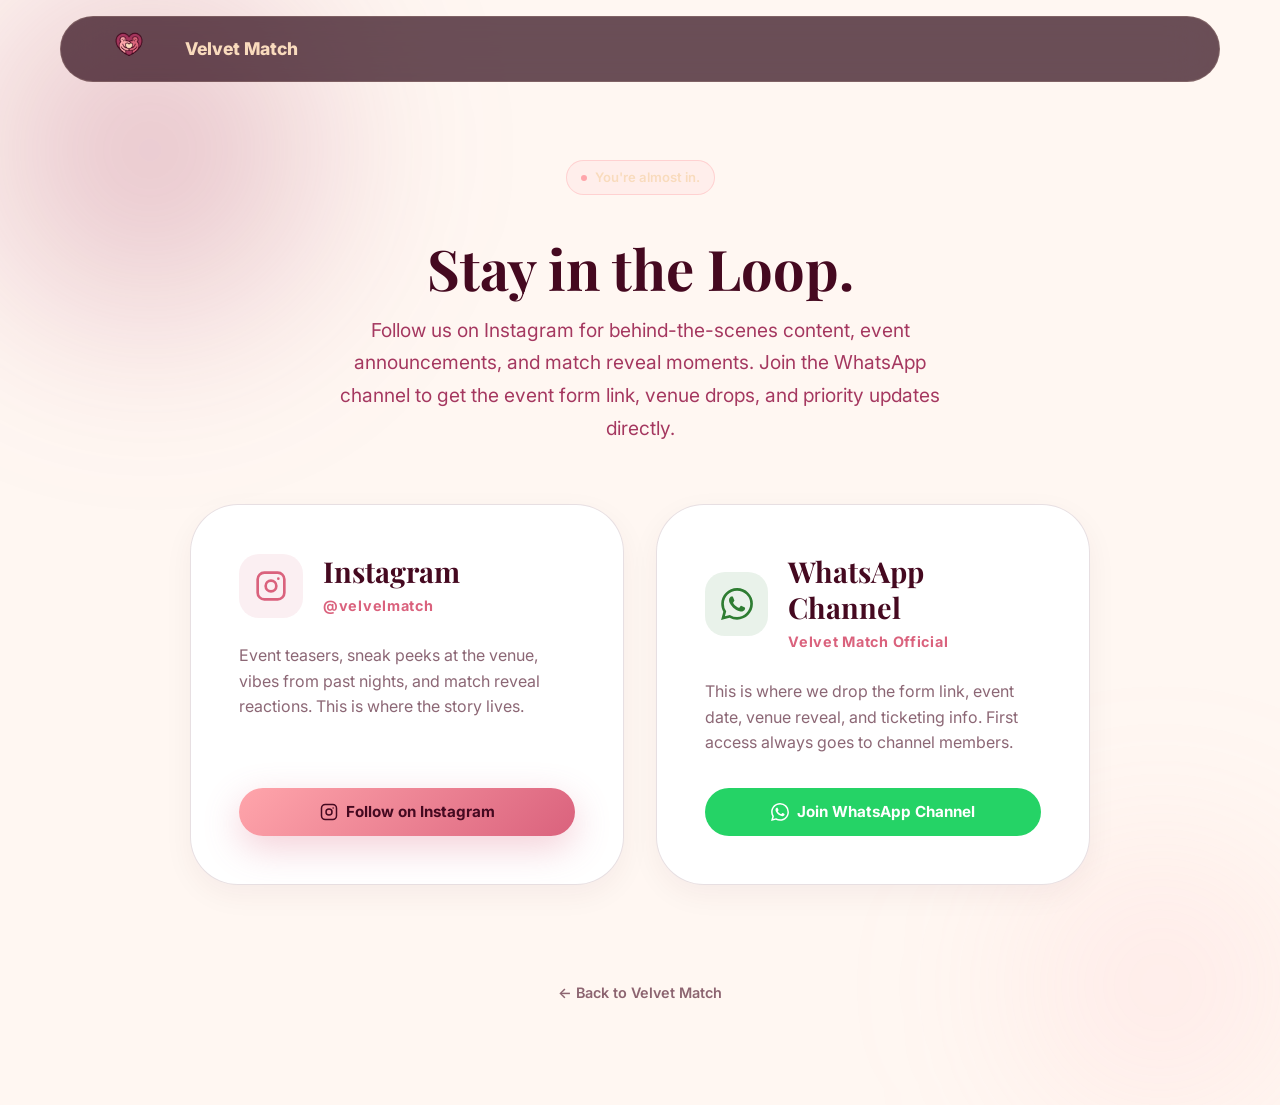
<file: community.html>
<!doctype html>
<html lang="en">
  <head>
    <meta charset="UTF-8" />
    <meta name="viewport" content="width=device-width, initial-scale=1.0" />
    <title>Join Our Community — Velvet Match</title>
    <meta name="description" content="Follow Velvet Match on Instagram and join the WhatsApp channel for exclusive event updates." />
    <link rel="preconnect" href="https://fonts.googleapis.com" />
    <link rel="preconnect" href="https://fonts.gstatic.com" crossorigin />
    <link href="https://fonts.googleapis.com/css2?family=Playfair+Display:ital,wght@0,700;0,900;1,700&family=Inter:wght@400;500;600;700;800;900&display=swap" rel="stylesheet" />
    <link rel="stylesheet" href="/styles.css" />
  </head>
  <body>
    <header class="site-header" id="top">
      <a class="brand" href="./index.html" aria-label="Back to Velvet Match">
        <img src="logo.png" alt="Logo" style="height: 48px; border-radius: 50%;">
        <span>Velvet Match</span>
      </a>
    </header>

    <main>
      <section class="community-hero">
        <div class="community-bg">
          <div class="hero-orb orb-1"></div>
          <div class="hero-orb orb-2"></div>
        </div>
        <div class="community-content">
          <div class="hero-badge">
            <span class="badge-dot"></span>
            <span>You're almost in.</span>
          </div>
          <h1>Stay in the Loop.</h1>
          <p class="community-lede">Follow us on Instagram for behind-the-scenes content, event announcements, and match reveal moments. Join the WhatsApp channel to get the event form link, venue drops, and priority updates directly.</p>

          <div class="community-cards">

            <div class="community-card insta-card">
              <div class="cc-top">
                <div class="cc-icon insta-icon">
                  <svg viewBox="0 0 24 24" fill="none" xmlns="http://www.w3.org/2000/svg" width="32" height="32">
                    <rect x="2" y="2" width="20" height="20" rx="5" ry="5" stroke="currentColor" stroke-width="2"/>
                    <circle cx="12" cy="12" r="4" stroke="currentColor" stroke-width="2"/>
                    <circle cx="17.5" cy="6.5" r="1" fill="currentColor"/>
                  </svg>
                </div>
                <div>
                  <h3>Instagram</h3>
                  <span class="cc-handle">@velvelmatch</span>
                </div>
              </div>
              <p>Event teasers, sneak peeks at the venue, vibes from past nights, and match reveal reactions. This is where the story lives.</p>
              <a class="button primary full community-btn" href="https://instagram.com/velvetmatch" target="_blank" rel="noopener noreferrer" id="instaBtn">
                <svg viewBox="0 0 24 24" fill="none" width="18" height="18" stroke="currentColor" stroke-width="2" stroke-linecap="round" stroke-linejoin="round"><rect x="2" y="2" width="20" height="20" rx="5" ry="5"/><circle cx="12" cy="12" r="4"/><circle cx="17.5" cy="6.5" r="1" fill="currentColor" stroke="none"/></svg>
                <span>Follow on Instagram</span>
              </a>
            </div>

            <div class="community-card wa-card">
              <div class="cc-top">
                <div class="cc-icon wa-icon">
                  <svg viewBox="0 0 24 24" fill="currentColor" width="32" height="32" xmlns="http://www.w3.org/2000/svg">
                    <path d="M17.472 14.382c-.297-.149-1.758-.867-2.03-.967-.273-.099-.471-.148-.67.15-.197.297-.767.966-.94 1.164-.173.199-.347.223-.644.075-.297-.15-1.255-.463-2.39-1.475-.883-.788-1.48-1.761-1.653-2.059-.173-.297-.018-.458.13-.606.134-.133.298-.347.446-.52.149-.174.198-.298.298-.497.099-.198.05-.371-.025-.52-.075-.149-.669-1.612-.916-2.207-.242-.579-.487-.5-.669-.51-.173-.008-.371-.01-.57-.01-.198 0-.52.074-.792.372-.272.297-1.04 1.016-1.04 2.479 0 1.462 1.065 2.875 1.213 3.074.149.198 2.096 3.2 5.077 4.487.709.306 1.262.489 1.694.625.712.227 1.36.195 1.871.118.571-.085 1.758-.719 2.006-1.413.248-.694.248-1.289.173-1.413-.074-.124-.272-.198-.57-.347m-5.421 7.403h-.004a9.87 9.87 0 01-5.031-1.378l-.361-.214-3.741.982.998-3.648-.235-.374a9.86 9.86 0 01-1.51-5.26c.001-5.45 4.436-9.884 9.888-9.884 2.64 0 5.122 1.03 6.988 2.898a9.825 9.825 0 012.893 6.994c-.003 5.45-4.437 9.884-9.885 9.884m8.413-18.297A11.815 11.815 0 0012.05 0C5.495 0 .16 5.335.157 11.892c0 2.096.547 4.142 1.588 5.945L.057 24l6.305-1.654a11.882 11.882 0 005.683 1.448h.005c6.554 0 11.89-5.335 11.893-11.893a11.821 11.821 0 00-3.48-8.413z"/>
                  </svg>
                </div>
                <div>
                  <h3>WhatsApp Channel</h3>
                  <span class="cc-handle">Velvet Match Official</span>
                </div>
              </div>
              <p>This is where we drop the form link, event date, venue reveal, and ticketing info. First access always goes to channel members.</p>
              <a class="button wa-btn full community-btn" href="https://whatsapp.com/channel/velvetmatch" target="_blank" rel="noopener noreferrer" id="waBtn">
                <svg viewBox="0 0 24 24" fill="currentColor" width="18" height="18"><path d="M17.472 14.382c-.297-.149-1.758-.867-2.03-.967-.273-.099-.471-.148-.67.15-.197.297-.767.966-.94 1.164-.173.199-.347.223-.644.075-.297-.15-1.255-.463-2.39-1.475-.883-.788-1.48-1.761-1.653-2.059-.173-.297-.018-.458.13-.606.134-.133.298-.347.446-.52.149-.174.198-.298.298-.497.099-.198.05-.371-.025-.52-.075-.149-.669-1.612-.916-2.207-.242-.579-.487-.5-.669-.51-.173-.008-.371-.01-.57-.01-.198 0-.52.074-.792.372-.272.297-1.04 1.016-1.04 2.479 0 1.462 1.065 2.875 1.213 3.074.149.198 2.096 3.2 5.077 4.487.709.306 1.262.489 1.694.625.712.227 1.36.195 1.871.118.571-.085 1.758-.719 2.006-1.413.248-.694.248-1.289.173-1.413-.074-.124-.272-.198-.57-.347m-5.421 7.403h-.004a9.87 9.87 0 01-5.031-1.378l-.361-.214-3.741.982.998-3.648-.235-.374a9.86 9.86 0 01-1.51-5.26c.001-5.45 4.436-9.884 9.888-9.884 2.64 0 5.122 1.03 6.988 2.898a9.825 9.825 0 012.893 6.994c-.003 5.45-4.437 9.884-9.885 9.884m8.413-18.297A11.815 11.815 0 0012.05 0C5.495 0 .16 5.335.157 11.892c0 2.096.547 4.142 1.588 5.945L.057 24l6.305-1.654a11.882 11.882 0 005.683 1.448h.005c6.554 0 11.89-5.335 11.893-11.893a11.821 11.821 0 00-3.48-8.413z"/></svg>
                <span>Join WhatsApp Channel</span>
              </a>
            </div>

          </div>

          <a href="./index.html" class="back-link">← Back to Velvet Match</a>
        </div>
      </section>
    </main>

    <script src="./app.js"></script>
  </body>
</html>
</file>
<file: styles.css>
@import url('https://fonts.googleapis.com/css2?family=Playfair+Display:ital,wght@0,700;0,900;1,700&family=Inter:wght@400;500;600;700;800;900&display=swap');

:root {
  --champagne: #f9dbbd;
  --blush: #ffa5ab;
  --rose: #da627d;
  --wine: #a53860;
  --plum: #450920;
  --paper: #fff7f2;
  --ink: #2b0714;
  --muted: rgba(69,9,32,0.62);
  --line: rgba(69,9,32,0.13);
  --green: #2e7d52;
  --shadow: 0 24px 80px rgba(69,9,32,0.18);
  --radius: 64px;
}

*{box-sizing:border-box;margin:0;padding:0}
html{scroll-behavior:smooth}
body{font-family:'Inter',system-ui,sans-serif;background:var(--paper);color:var(--ink);line-height:1.6}
img{display:block;max-width:100%}
a{color:inherit;text-decoration:none}
button{border:0;cursor:pointer;font:inherit;color:inherit}
textarea{font:inherit;width:100%;padding:12px 14px;border:1px solid var(--line);border-radius:10px;background:rgba(255,255,255,0.8);outline:none;resize:vertical;color:var(--ink)}
textarea:focus{border-color:var(--rose);box-shadow:0 0 0 3px rgba(218,98,125,0.15)}

/* ── HEADER ── */
.site-header{position:fixed;z-index:50;top:16px;left:50%;transform:translateX(-50%);display:flex;align-items:center;justify-content:space-between;gap:16px;width:min(calc(100% - 32px),1160px);min-height:64px;padding:8px 12px 8px 24px;border:1px solid rgba(249,219,189,0.15);border-radius:999px;background:rgba(43,7,20,0.7);backdrop-filter:blur(24px);transition:all .3s ease}
.site-header.scrolled{background:rgba(20,2,12,0.85);box-shadow:0 8px 32px rgba(0,0,0,0.2)}
.header-actions { display: flex; align-items: center; gap: 12px; }
.header-profile { width: 44px; height: 44px; border-radius: 50%; background: var(--champagne); color: var(--plum); display: flex; align-items: center; justify-content: center; font-weight: 900; font-size: 0.9rem; border: 3px solid var(--rose); cursor: pointer; transition: all 0.2s cubic-bezier(0.175, 0.885, 0.32, 1.275); }
.header-profile:hover { transform: scale(1.1); box-shadow: 0 0 20px var(--rose); }
.hp-monogram { letter-spacing: -0.02em; }
.brand{display:flex;align-items:center;gap:12px;color:var(--champagne);font-weight:800;font-size:1.1rem}
.brand img{transition:transform .3s ease}
.brand:hover img{transform:rotate(8deg) scale(1.1)}
.nav-links{display:flex;gap:32px;color:rgba(249,219,189,0.6);font-size:0.95rem;font-weight:600}
.nav-links a:hover{color:#fff}
.header-action{display:inline-flex;align-items:center;min-height:44px;padding:0 24px;border-radius:999px;background:var(--champagne);color:var(--plum);font-weight:800;font-size:0.95rem;transition:all .2s cubic-bezier(0.34, 1.56, 0.64, 1)}
.header-action:hover{transform:translateY(-2px) scale(1.02);box-shadow:0 12px 24px rgba(249,219,189,0.25)}

/* ── BUTTONS ── */
.button{display:inline-flex;align-items:center;justify-content:center;gap:8px;min-height:48px;padding:0 22px;border-radius:999px;font-weight:700;font-size:0.95rem;transition:transform .15s,box-shadow .15s}
.button:hover{transform:translateY(-1px)}
.button.primary{background:linear-gradient(135deg,var(--blush),var(--rose));color:var(--plum);box-shadow:0 12px 36px rgba(218,98,125,0.3)}
.button.primary:hover{box-shadow:0 18px 48px rgba(218,98,125,0.42)}
.button.ghost{border:1px solid rgba(249,219,189,0.35);background:rgba(249,219,189,0.08);color:var(--champagne)}
.button.quiet{border:1px solid var(--line);background:rgba(255,255,255,0.6);color:var(--plum)}
.button.danger{border:1px solid rgba(165,56,96,0.3);background:rgba(165,56,96,0.1);color:var(--wine)}
.button.large{min-height:56px;padding:0 32px;font-size:1rem}
.button.full{width:100%}
.wa-btn{background:#25D366;color:#fff;display:inline-flex;align-items:center;justify-content:center;gap:8px;min-height:48px;padding:0 22px;border-radius:999px;font-weight:700;font-size:0.95rem;width:100%;transition:transform .15s,box-shadow .15s}
.wa-btn:hover{transform:translateY(-1px);box-shadow:0 12px 32px rgba(37,211,102,0.35)}

/* ── EYEBROW / SECTION HEADINGS ── */
.eyebrow{font-size:0.75rem;font-weight:800;letter-spacing:0.12em;text-transform:uppercase;color:var(--wine);margin-bottom:12px}
.section-heading{max-width:760px;margin:0 auto 56px;text-align:center}
.section-heading h2{font-family:'Playfair Display',serif;font-size:clamp(2.2rem,4.5vw,4rem);line-height:1.05;margin-bottom:14px}
.section-heading p{color:var(--muted);font-size:1.05rem}
h2{font-family:'Playfair Display',serif}
h3{font-size:1.2rem;font-weight:700;line-height:1.25}
p{color:var(--muted);line-height:1.7}

/* ── SECTION BAND ── */
.section-band{padding:100px max(24px,calc((100vw - 1160px)/2));position:relative;overflow:hidden}

/* ── HERO ── */
.hero{min-height:100vh;display:grid;grid-template-columns:1fr 420px;gap:48px;align-items:center;padding:140px max(24px,calc((100vw - 1160px)/2)) 80px;position:relative;overflow:hidden}
.hero-bg{position:absolute;inset:0;z-index:0}
.hero-bg-gradient{position:absolute;inset:0;background:radial-gradient(ellipse at 20% 50%,rgba(165,56,96,0.22) 0%,transparent 60%),radial-gradient(ellipse at 80% 20%,rgba(255,165,171,0.15) 0%,transparent 50%),linear-gradient(160deg,#1a0510 0%,#2d0a1a 40%,#1a0510 100%)}
.hero-orb{position:absolute;border-radius:50%;filter:blur(80px);animation:orbFloat 12s ease-in-out infinite}
.orb-1{width:500px;height:500px;background:radial-gradient(circle,rgba(165,56,96,0.35),transparent 70%);top:-100px;left:-100px;animation-delay:0s}
.orb-2{width:400px;height:400px;background:radial-gradient(circle,rgba(255,165,171,0.2),transparent 70%);bottom:-80px;right:-80px;animation-delay:-4s}
.orb-3{width:300px;height:300px;background:radial-gradient(circle,rgba(218,98,125,0.25),transparent 70%);top:50%;left:55%;animation-delay:-8s}
@keyframes orbFloat{0%,100%{transform:translate(0,0) scale(1)}50%{transform:translate(30px,-20px) scale(1.05)}}
.hero-particles{position:absolute;inset:0;pointer-events:none}
.particle{position:absolute;border-radius:50%;background:var(--champagne);animation:particleFloat linear infinite}
@keyframes particleFloat{0%{transform:translateY(0) scale(1);opacity:0.5}50%{opacity:0.9}100%{transform:translateY(-120vh) scale(0.4);opacity:0}}
.hero-content{position:relative;z-index:1;color:#fff}
.hero-badge{display:inline-flex;align-items:center;gap:8px;padding:6px 14px;border-radius:999px;border:1px solid rgba(255,165,171,0.4);background:rgba(255,165,171,0.1);color:var(--champagne);font-size:0.82rem;font-weight:600;margin-bottom:28px}
.badge-dot{width:6px;height:6px;border-radius:50%;background:var(--blush);animation:pulse 2s infinite}
@keyframes pulse{0%,100%{opacity:1;transform:scale(1)}50%{opacity:0.6;transform:scale(0.85)}}
.hero-title{font-family:'Playfair Display',serif;font-size:clamp(3.2rem,7vw,6.5rem);line-height:0.98;letter-spacing:-0.02em;margin-bottom:28px;color:#fff}
.hero-title em{color:var(--blush);font-style:italic}
.hero-lede{font-size:1.12rem;color:rgba(255,247,242,0.78);max-width:580px;margin-bottom:36px}
.hero-cta-group{display:flex;gap:14px;flex-wrap:wrap;margin-bottom:32px}
.hero-trust{display:flex;flex-wrap:wrap;gap:16px}
.hero-trust span{font-size:0.83rem;color:rgba(249,219,189,0.72);font-weight:500}

/* ── EVENT PANEL ── */
.hero-event-panel{position:relative;z-index:1;background:rgba(255,247,242,0.03);border:1px solid rgba(249,219,189,0.1);border-radius:calc(var(--radius) * 1.2);backdrop-filter:blur(30px);padding:40px;color:#fff;box-shadow:0 40px 100px rgba(0,0,0,0.3)}
.ep-top{display:flex;align-items:center;justify-content:space-between;margin-bottom:24px}
.ep-label{font-size:0.8rem;font-weight:900;letter-spacing:0.15em;text-transform:uppercase;color:var(--rose)}
.ep-status{font-size:0.8rem;font-weight:700;color:var(--champagne);background:rgba(249,219,189,0.1);padding:6px 14px;border-radius:999px;border:1px solid rgba(249,219,189,0.2)}
.ep-status.ep-status-live{color:#fff;background:rgba(218,98,125,0.25);border-color:var(--rose)}
.ep-name{font-family:'Playfair Display',serif;font-size:1.8rem;font-weight:900;color:#fff;margin-bottom:18px;line-height:1.1}
.ep-detail-row{display:flex;align-items:center;gap:8px;font-size:0.9rem;color:rgba(249,219,189,0.75);margin-bottom:10px}
.ep-countdown-wrap{margin:22px 0 0}
.ep-countdown-label{font-size:0.75rem;font-weight:700;letter-spacing:0.08em;text-transform:uppercase;color:var(--blush);margin-bottom:10px}
.ep-countdown{display:flex;align-items:center;gap:6px}
.ep-cd-unit{text-align:center}
.ep-cd-unit span{display:block;font-size:2.2rem;font-weight:900;color:#fff;font-variant-numeric:tabular-nums;line-height:1;background:rgba(69,9,32,0.5);border-radius:8px;padding:8px 12px;min-width:60px}
.ep-cd-unit small{display:block;font-size:0.65rem;font-weight:700;letter-spacing:0.08em;text-transform:uppercase;color:rgba(249,219,189,0.55);margin-top:5px}
.ep-cd-sep{font-size:2rem;font-weight:900;color:rgba(249,219,189,0.45);margin-bottom:16px}
.ep-form-cta{margin-top:20px;border-top:1px solid rgba(249,219,189,0.15);padding-top:18px}
.ep-form-note{font-size:0.85rem;color:rgba(249,219,189,0.72);margin-bottom:12px}
.ep-note{font-size:0.85rem;color:rgba(249,219,189,0.58);margin-top:12px;font-style:italic}
.cd-started{text-align:center;padding:16px;background:rgba(100,255,120,0.08);border-radius:10px;border:1px solid rgba(100,255,100,0.2)}
.cd-started span{font-size:2rem;display:block;margin-bottom:8px}
.cd-started p{color:#7fff8a;font-weight:600;font-size:0.95rem}

/* ── ABOUT BAND ── */
.about-band{background:var(--paper)}
.about-inner{display:grid;grid-template-columns:1fr 1fr;gap:60px;align-items:center}
.about-text .eyebrow{color:var(--wine)}
.about-text h2{font-size:clamp(2rem,4vw,3.4rem);margin-bottom:18px;color:var(--plum)}
.about-lede{font-size:1.1rem;color:var(--plum);font-weight:500;margin-bottom:14px}
.about-pills{display:flex;flex-wrap:wrap;gap:10px;margin-top:24px}
.pill{display:inline-flex;align-items:center;gap:6px;padding:8px 16px;border-radius:999px;background:rgba(165,56,96,0.09);border:1px solid rgba(165,56,96,0.18);color:var(--wine);font-size:0.84rem;font-weight:600}
.about-cards{display:grid;grid-template-columns:1fr 1fr;gap:14px}
.about-stat-card{padding:48px 32px;border-radius:var(--radius);border:1px solid rgba(69,9,32,0.05);background:#fff;text-align:center;box-shadow:0 30px 60px rgba(69,9,32,0.08);transition:transform .4s cubic-bezier(0.175, 0.885, 0.32, 1.275)}
.about-stat-card:hover{transform:translateY(-12px) scale(1.02);box-shadow:0 40px 80px rgba(69,9,32,0.12)}
.about-stat-card.accent{background:linear-gradient(135deg,var(--plum),#6b0f2a);color:#fff;border:none}
.about-stat-card.accent-2{background:linear-gradient(135deg,rgba(255,165,171,0.2),rgba(249,219,189,0.4));border-color:rgba(218,98,125,0.1)}
.stat-num{display:block;font-family:'Playfair Display',serif;font-size:3rem;font-weight:900;color:var(--plum);line-height:1}
.about-stat-card.accent .stat-num{color:#fff}
.stat-label{display:block;font-size:0.8rem;font-weight:600;color:var(--muted);margin-top:8px}

/* ── HOW IT WORKS ── */
.hiw-band{background:linear-gradient(180deg,#fff,var(--paper))}
.hiw-timeline{display:grid;gap:0;max-width:860px;margin:0 auto;position:relative}
.hiw-timeline::before{content:'';position:absolute;left:36px;top:0;bottom:0;width:2px;background:linear-gradient(180deg,var(--rose),var(--blush),transparent)}
.hiw-step{display:flex;gap:24px;padding:32px 0;position:relative}
.hiw-icon{width:72px;height:72px;min-width:72px;border-radius:50%;background:linear-gradient(135deg,var(--plum),var(--wine));display:grid;place-items:center;font-size:1.6rem;position:relative;z-index:1;box-shadow:0 8px 24px rgba(69,9,32,0.22)}
.hiw-step-body{padding-top:12px}
.hiw-num{font-size:0.72rem;font-weight:800;letter-spacing:0.1em;color:var(--rose);text-transform:uppercase;display:block;margin-bottom:6px}
.hiw-step-body h3{color:var(--plum);margin-bottom:8px;font-size:1.18rem}
.hiw-step-body p{font-size:0.96rem;color:var(--muted)}

/* ── EVENT BAND ── */
.event-band{background:linear-gradient(180deg,var(--paper),#fff)}
.event-grid{display:grid;grid-template-columns:repeat(3,1fr);gap:18px}
.event-feature-card{padding:48px 32px;border-radius:var(--radius);border:1px solid rgba(69,9,32,0.05);background:#fff;transition:all .4s ease;box-shadow:0 20px 50px rgba(0,0,0,0.04)}
.event-feature-card:hover{transform:translateY(-8px);box-shadow:0 40px 80px rgba(69,9,32,0.1)}
.event-feature-card.main-card{grid-column:span 2;background:rgba(218,98,125,0.05);border-color:rgba(218,98,125,0.1)}
.efc-icon{font-size:2rem;margin-bottom:14px}
.event-feature-card h3{color:var(--plum);margin-bottom:10px}
.event-feature-card p{font-size:0.92rem}

/* ── TESTIMONIALS ── */
.social-proof-band{background:var(--plum)}
.social-proof-band .eyebrow{color:var(--blush)}
.social-proof-band h2{color:var(--champagne)}
.social-proof-band .section-heading p{color:rgba(249,219,189,0.65)}
.testimonial-grid{display:grid;grid-template-columns:repeat(3,1fr);gap:18px;max-width:1100px;margin:0 auto}
.testimonial-card{padding:40px 32px;border-radius:var(--radius);border:none;background:rgba(255,255,255,0.03);color:var(--champagne);box-shadow:inset 0 0 0 1px rgba(249,219,189,0.1)}
.testimonial-card.featured{background:rgba(255,255,255,0.06);box-shadow:inset 0 0 0 1px rgba(249,219,189,0.2), 0 20px 60px rgba(0,0,0,0.2)}
.t-quote{font-size:1rem;line-height:1.65;color:rgba(249,219,189,0.85);margin-bottom:20px;font-style:italic}
.t-author{display:flex;align-items:center;gap:12px}
.t-avatar{font-size:1.8rem}
.t-author strong{display:block;color:var(--champagne);font-weight:700}
.t-author span{font-size:0.8rem;color:rgba(249,219,189,0.55)}

/* ── REGISTER ── */
.register-band{background:linear-gradient(135deg,rgba(255,165,171,0.12),transparent 50%),var(--paper)}
.register-inner{display:grid;grid-template-columns:1fr 480px;gap:60px;align-items:start}
.register-text .eyebrow{color:var(--wine)}
.register-text h2{font-size:clamp(2rem,4vw,3.2rem);color:var(--plum);margin-bottom:16px}
.register-perks{margin-top:24px;display:grid;gap:12px}
.register-perk{display:flex;gap:12px;align-items:flex-start}
.register-perk span{width:24px;height:24px;min-width:24px;border-radius:50%;background:var(--wine);color:#fff;display:grid;place-items:center;font-size:0.72rem;font-weight:700;margin-top:2px}
.register-perk p{color:var(--plum);font-size:0.95rem;margin:0}
.register-form-card{background:#fff;border:none;border-radius:calc(var(--radius) * 1.2);padding:56px;box-shadow:0 60px 120px rgba(69,9,32,0.15)}
.register-form-card h3{color:var(--plum);font-size:1.4rem;margin-bottom:6px}
.form-subtitle{font-size:0.85rem;color:var(--muted);margin-bottom:24px}
.wl-field{margin-bottom:16px}
.wl-field label{display:block;font-size:0.82rem;font-weight:700;color:var(--muted);margin-bottom:6px}
.wl-field input,.wl-field textarea{width:100%;min-height:46px;padding:0 14px;border:1px solid var(--line);border-radius:10px;background:rgba(255,255,255,0.9);outline:none;font:inherit;color:var(--ink)}
.wl-field input:focus,.wl-field textarea:focus{border-color:var(--rose);box-shadow:0 0 0 3px rgba(218,98,125,0.12)}
.wl-field textarea{padding:12px 14px;min-height:82px;resize:vertical}
.wl-error{color:var(--rose);font-size:0.85rem;font-weight:600;min-height:20px;margin-bottom:8px}
.wl-disclaimer{font-size:0.78rem;color:var(--muted);text-align:center;margin-top:12px}
.waitlist-success{text-align:center;padding:16px 0}
.success-icon{font-size:3rem;margin-bottom:12px}
.waitlist-success h3{color:var(--plum);font-size:1.4rem;margin-bottom:8px}
.waitlist-success p{color:var(--muted);margin-bottom:20px}

/* ── COMMUNITY PAGE ── */
.community-hero{min-height:100vh;display:flex;align-items:center;justify-content:center;position:relative;overflow:hidden;padding:120px 24px 60px;background:linear-gradient(160deg,#1a0510,#2d0a1a)}
.community-bg{position:absolute;inset:0}
.community-content{position:relative;z-index:1;max-width:760px;width:100%;text-align:center}
.community-hero h1{font-family:'Playfair Display',serif;font-size:clamp(2.8rem,6vw,5rem);color:#fff;margin:16px 0 20px;line-height:1.05}
.community-lede{color:rgba(249,219,189,0.75);font-size:1.05rem;max-width:600px;margin:0 auto 40px;line-height:1.7}
.community-cards{display:grid;grid-template-columns:1fr 1fr;gap:20px;margin-bottom:36px;text-align:left}
.community-card{padding:40px;border-radius:var(--radius);border:1px solid rgba(249,219,189,0.1);background:rgba(255,255,255,0.03);backdrop-filter:blur(30px);box-shadow:0 30px 60px rgba(0,0,0,0.2)}
.cc-top{display:flex;align-items:center;gap:14px;margin-bottom:14px}
.cc-icon{width:52px;height:52px;border-radius:14px;display:grid;place-items:center}
.insta-icon{background:linear-gradient(135deg,#f09433,#e6683c,#dc2743,#cc2366,#bc1888);color:#fff}
.wa-icon{background:#25D366;color:#fff}
.cc-top h3{color:var(--champagne);font-size:1.1rem;margin-bottom:2px}
.cc-handle{font-size:0.82rem;color:rgba(249,219,189,0.55)}
.community-card p{color:rgba(249,219,189,0.7);font-size:0.92rem;margin-bottom:20px}
.community-btn{margin-top:auto}
.back-link{color:rgba(249,219,189,0.6);font-size:0.9rem;font-weight:600;transition:color .15s}
.back-link:hover{color:var(--champagne)}

/* ── FOOTER ── */
.site-footer{background:var(--plum);padding:48px max(24px,calc((100vw - 1160px)/2))}
.footer-inner{text-align:center}
.footer-brand{display:inline-flex;align-items:center;gap:10px;color:var(--champagne);font-weight:800;font-size:1rem;margin-bottom:12px}
.footer-tagline{color:rgba(249,219,189,0.65);font-size:0.9rem;margin-bottom:16px}
.footer-links{display:flex;justify-content:center;gap:12px;margin-bottom:16px;color:rgba(249,219,189,0.6);font-size:0.87rem}
.footer-links a:hover{color:var(--champagne)}
.footer-copy{color:rgba(249,219,189,0.38);font-size:0.8rem}

/* ── RESPONSIVE ── */
@media(max-width:1024px){
  .hero{grid-template-columns:1fr;gap:40px;padding-bottom:60px}
  .hero-title{font-size:clamp(2.8rem,8vw,5.5rem)}
  .hero-event-panel{max-width:480px}
  .about-inner{grid-template-columns:1fr;gap:40px}
  .event-grid{grid-template-columns:repeat(2,1fr)}
  .event-feature-card.main-card{grid-column:span 2}
  .register-inner{grid-template-columns:1fr;gap:40px}
}
@media(max-width:768px){
  .site-header{top:10px;width:calc(100% - 20px)}
  .nav-links{display:none}
  .hero-cta-group{flex-direction:column}
  .button.large{min-height:52px}
  .section-band{padding:72px 18px}
  .hiw-timeline::before{left:28px}
  .hiw-icon{width:56px;height:56px;min-width:56px;font-size:1.3rem}
  .event-grid,.testimonial-grid{grid-template-columns:1fr}
  .event-feature-card.main-card{grid-column:span 1}
  .about-cards{grid-template-columns:1fr 1fr}
  .community-cards{grid-template-columns:1fr}
  .register-form-card{padding:24px}
}
@media(max-width:480px){
  .hero-trust{flex-direction:column;gap:8px}
  .ep-countdown{gap:4px}
  .ep-cd-unit span{font-size:1.7rem;min-width:46px;padding:6px 8px}
}

/* ── ICONS & SLOW ANIMATION ── */
.trust-item{display:inline-flex;align-items:center;gap:6px}
.trust-item svg{color:var(--rose)}
.hero-badge.slow-badge{animation-duration:1.4s}
.about-pills .pill{display:inline-flex;align-items:center;gap:6px}
.about-pills .pill svg{color:var(--wine)}
.stat-icon{display:flex;align-items:center;justify-content:center;height:48px;color:var(--blush);margin-bottom:8px}
.efc-icon{display:inline-flex;align-items:center;justify-content:center;color:var(--rose)}

/* ── FORM ENHANCEMENTS ── */
.register-eligibility{color:var(--rose) !important;font-weight:600}
.register-eligibility strong{color:var(--blush)}
.register-perk span{display:inline-flex;align-items:center;justify-content:center;width:24px;height:24px;border-radius:50%;background:rgba(218,98,125,0.15);color:var(--rose)}
.wl-row{display:grid;grid-template-columns:1fr 1fr;gap:16px}
.wl-field select{width:100%;min-height:48px;padding:0 14px;border:1px solid rgba(249,219,189,0.25);border-radius:10px;background:rgba(255,255,255,0.08);color:var(--champagne);font:inherit;outline:none;appearance:none;background-image:url("data:image/svg+xml;charset=UTF-8,%3Csvg width='12' height='12' viewBox='0 0 24 24' fill='none' stroke='%23f9dbbd' stroke-width='3' stroke-linecap='round' stroke-linejoin='round'%3E%3Cpolyline points='6 9 12 15 18 9'/%3E%3C/svg%3E");background-repeat:no-repeat;background-position:right 14px center}
/* ── PROFILE BADGE (COSTUME DESIGN) ── */
.profile-badge-container{perspective:1000px;display:flex;justify-content:center;padding:20px;margin-bottom:32px}
.profile-badge-coin{position:relative;width:300px;height:300px;border-radius:50%;background:linear-gradient(135deg,var(--plum),#6b0f2a);border:10px solid var(--champagne);display:flex;flex-direction:column;align-items:center;justify-content:center;text-align:center;color:var(--champagne);box-shadow:0 30px 80px rgba(69,9,32,0.4), inset 0 0 50px rgba(0,0,0,0.3);padding:40px;animation:coinFloat 4s ease-in-out infinite;transform-style:preserve-3d}
@keyframes coinFloat{0%,100%{transform:translateY(0) rotateX(8deg)}50%{transform:translateY(-20px) rotateX(-8deg)}}
.pb-monogram{font-family:'Playfair Display',serif;font-size:5rem;font-style:italic;line-height:1;margin-bottom:12px;color:var(--rose);text-shadow:3px 3px 0 var(--plum)}
.pb-name{font-weight:900;font-size:1.6rem;letter-spacing:-0.03em;margin-bottom:6px;text-transform:uppercase}
.pb-meta{font-size:0.9rem;text-transform:uppercase;letter-spacing:0.15em;color:rgba(249,219,189,0.8);font-weight:700}
.pb-num-tag{position:absolute;bottom:24px;background:var(--champagne);color:var(--plum);padding:6px 18px;border-radius:999px;font-weight:900;font-size:0.85rem;letter-spacing:0.1em;box-shadow:0 4px 12px rgba(0,0,0,0.2)}
.badge-caption{font-size:1.1rem;color:var(--muted);text-align:center;margin-top:24px;font-weight:700;line-height:1.5}


/* ── SCROLL REVEAL ── */
.reveal{opacity:0;transform:translateY(32px);transition:opacity 0.6s cubic-bezier(.22,1,.36,1),transform 0.6s cubic-bezier(.22,1,.36,1)}
.revealed{opacity:1;transform:translateY(0)}

/* ── CURSOR HEART TRAIL ── */
.cursor-trail{position:fixed;pointer-events:none;z-index:999999;transform:translate(-50%,-50%);animation:trailFade 1.2s cubic-bezier(0.1, 0, 0.3, 1) forwards;user-select:none;text-shadow:0 0 10px rgba(218,98,125,0.4)}
@keyframes trailFade{0%{opacity:1;transform:translate(-50%,-50%) scale(1.5) rotate(0deg)}100%{opacity:0;transform:translate(-50%,-250%) scale(0.2) rotate(45deg)}}

/* ── CLICK SPARKS ── */
.click-spark{position:fixed;pointer-events:none;z-index:9999;width:6px;height:6px;border-radius:50%;background:var(--blush);transform-origin:center;animation:sparkBurst 0.6s ease forwards}
@keyframes sparkBurst{
  0%{transform:translate(-50%,-50%) rotate(var(--angle)) translateX(0) scale(1);opacity:1}
  100%{transform:translate(-50%,-50%) rotate(var(--angle)) translateX(var(--dist)) scale(0);opacity:0}
}

/* ── EASTER EGG OVERLAY ── */
.easter-egg-overlay{position:fixed;inset:0;z-index:10000;background:rgba(20,2,12,0.9);backdrop-filter:blur(12px);display:grid;place-items:center;animation:fadeIn 0.3s ease}
@keyframes fadeIn{from{opacity:0}to{opacity:1}}
.ee-card{position:relative;max-width:440px;width:90%;text-align:center;background:rgba(255,247,242,0.05);border:1px solid rgba(249,219,189,0.2);border-radius:32px;padding:48px 32px;color:var(--champagne);overflow:hidden}
.ee-card h2{font-family:'Playfair Display',serif;font-size:2rem;color:#fff;margin-bottom:12px}
.ee-card p{color:rgba(249,219,189,0.7);margin-bottom:28px;font-size:1rem}
.ee-hearts{position:absolute;inset:0;pointer-events:none;overflow:hidden}
.ee-hearts span{position:absolute;bottom:-20px;animation:heartRise linear both}
@keyframes heartRise{0%{transform:translateY(0) scale(1);opacity:1}100%{transform:translateY(-120%) scale(0.4);opacity:0}}

/* ── FUN FACT BUTTON ── */
.fun-fact-float{position:fixed;bottom:24px;right:24px;z-index:90;display:flex;align-items:center;justify-content:center;width:56px;height:56px;border-radius:50%;background:linear-gradient(135deg,var(--blush),var(--rose));color:var(--plum);box-shadow:0 8px 24px rgba(218,98,125,0.3);cursor:pointer;transition:transform .2s cubic-bezier(0.34, 1.56, 0.64, 1), box-shadow .2s}
.fun-fact-float:hover{transform:scale(1.1);box-shadow:0 12px 32px rgba(218,98,125,0.45)}
.fun-fact-float svg{transition:transform .3s ease}
.fun-fact-float:active svg{transform:rotate(15deg) scale(0.9)}
/* ── TOAST NOTIFICATIONS ── */
.egg-toast{position:fixed;bottom:32px;left:50%;transform:translateX(-50%) translateY(20px);z-index:10000;background:rgba(45,7,20,0.95);border:1px solid rgba(249,219,189,0.25);border-radius:999px;padding:12px 24px;color:var(--champagne);font-size:0.92rem;font-weight:600;white-space:nowrap;backdrop-filter:blur(16px);opacity:0;transition:opacity 0.3s ease,transform 0.3s ease;pointer-events:none}
.egg-toast.visible{opacity:1;transform:translateX(-50%) translateY(0)}

/* ── FUN FACT TOASTS ── */
.toast-container { position: fixed; bottom: 32px; left: 32px; z-index: 10001; display: flex; flex-direction: column-reverse; gap: 12px; pointer-events: none; }
.toast { background: rgba(43,7,20,0.95); border: 1px solid rgba(249,219,189,0.2); border-radius: 20px; padding: 16px 24px; color: var(--champagne); font-size: 0.95rem; box-shadow: 0 16px 48px rgba(0,0,0,0.4); backdrop-filter: blur(20px); max-width: 320px; animation: toastSlideIn 0.4s cubic-bezier(0.175, 0.885, 0.32, 1.275) both; }
@keyframes toastSlideIn { from { opacity: 0; transform: translateX(-30px); } to { opacity: 1; transform: translateX(0); } }

/* ── HERO ENTRY ANIMATIONS ── */
.hero-badge{animation:slideUp 0.7s 0.1s cubic-bezier(.22,1,.36,1) both}
.hero-title{animation:slideUp 0.8s 0.2s cubic-bezier(.22,1,.36,1) both}
.hero-lede{animation:slideUp 0.8s 0.35s cubic-bezier(.22,1,.36,1) both}
.hero-cta-group{animation:slideUp 0.8s 0.5s cubic-bezier(.22,1,.36,1) both}
.hero-trust{animation:slideUp 0.8s 0.65s cubic-bezier(.22,1,.36,1) both}
.hero-event-panel{animation:slideLeft 0.9s 0.3s cubic-bezier(.22,1,.36,1) both}
@keyframes slideUp{from{opacity:0;transform:translateY(40px)}to{opacity:1;transform:translateY(0)}}
@keyframes slideLeft{from{opacity:0;transform:translateX(50px)}to{opacity:1;transform:translateX(0)}}

/* ── EVENT CARD HOVER ── */
.event-feature-card{transform-style:preserve-3d}
.event-feature-card:hover .efc-icon{transform:scale(1.2) rotate(-5deg);display:inline-block}
.efc-icon{transition:transform 0.25s cubic-bezier(.22,1,.36,1);display:inline-block}

/* ── STAT CARDS GLOW ON HOVER ── */
.about-stat-card{transition:transform 0.2s ease,box-shadow 0.2s ease}
.about-stat-card:hover{transform:translateY(-4px) scale(1.02);box-shadow:0 20px 48px rgba(165,56,96,0.2)}

/* ── PROGRESS BAR SHIMMER ── */
.hiw-icon{transition:transform 0.2s ease,box-shadow 0.2s ease}
.hiw-step:hover .hiw-icon{transform:scale(1.08);box-shadow:0 12px 36px rgba(165,56,96,0.4)}

/* ── PILL BOUNCE ── */
.pill{transition:transform 0.15s ease,background 0.15s ease}
.pill:hover{transform:translateY(-2px);background:rgba(165,56,96,0.16)}

/* ── FORM FIELD FOCUS GLOW ── */
.wl-field input:focus,.wl-field textarea:focus{transform:scale(1.01)}

/* ── BUTTON RIPPLE ── */
.button{position:relative;overflow:hidden}
/* ── REVEAL OVERLAY & CLOCK ── */
.reveal-overlay { position: fixed; inset: 0; z-index: 20000; background: rgba(20,2,12,0.98); backdrop-filter: blur(20px); display: flex; flex-direction: column; align-items: center; justify-content: center; text-align: center; color: #fff; padding: 24px; animation: fadeIn 0.8s ease; }
.reveal-clock-wrap { position: relative; width: 280px; height: 280px; margin-bottom: 40px; }
.reveal-clock-svg { width: 100%; height: 100%; transform: rotate(-90deg); }
.reveal-clock-bg { fill: none; stroke: rgba(249,219,189,0.1); stroke-width: 4; }
.reveal-clock-progress { fill: none; stroke: var(--rose); stroke-width: 4; stroke-linecap: round; stroke-dasharray: 283; stroke-dashoffset: 0; transition: stroke-dashoffset 1s linear; }
.reveal-clock-time { position: absolute; top: 50%; left: 50%; transform: translate(-50%,-50%); font-family: 'Playfair Display', serif; font-size: 6rem; font-weight: 900; color: var(--champagne); }
.reveal-msg { font-size: 1.3rem; color: rgba(249,219,189,0.8); max-width: 400px; line-height: 1.6; font-style: italic; }

/* ── MATCH REVEAL MODAL ── */
.match-reveal-modal { position: fixed; inset: 0; z-index: 20001; background: rgba(0,0,0,0.92); backdrop-filter: blur(15px); display: flex; align-items: center; justify-content: center; padding: 24px; animation: modalFadeIn 0.6s cubic-bezier(0.22, 1, 0.36, 1); }
.match-reveal-card { position: relative; max-width: 480px; width: 100%; background: linear-gradient(145deg, var(--plum), #4d0b22); border: 2px solid var(--champagne); border-radius: 64px; padding: 70px 40px; text-align: center; box-shadow: 0 50px 150px rgba(0,0,0,0.6); overflow: hidden; }
.mrc-glow { position: absolute; inset: 0; background: radial-gradient(circle at center, var(--rose) 0%, transparent 80%); opacity: 0.2; pointer-events: none; }
.mrc-eyebrow { font-size: 0.85rem; text-transform: uppercase; letter-spacing: 0.25em; color: var(--rose); margin-bottom: 20px; font-weight: 900; }
.match-reveal-card h3 { font-family: 'Playfair Display', serif; font-size: 3.5rem; margin-bottom: 12px; color: #fff; line-height: 1.1; }
.mrc-insta { font-size: 1.3rem; color: var(--champagne); font-weight: 700; margin-bottom: 40px; opacity: 0.9; }
.mrc-divider { height: 1px; background: linear-gradient(90deg, transparent, var(--champagne), transparent); margin-bottom: 40px; opacity: 0.4; }
.mrc-note { font-size: 1rem; color: rgba(249,219,189,0.65); margin-bottom: 48px; line-height: 1.5; }
/* ── COMMUNITY PAGE ── */
.community-hero { min-height: 100vh; position: relative; padding: 160px 24px 100px; display: flex; flex-direction: column; align-items: center; justify-content: center; overflow: hidden; background: var(--paper); color: var(--ink); }
.community-bg { position: absolute; inset: 0; pointer-events: none; }
.community-content { position: relative; z-index: 10; max-width: 900px; width: 100%; text-align: center; }
.community-content h1 { color: var(--plum); font-family: 'Playfair Display', serif; font-size: 3.5rem; margin-bottom: 16px; }
.community-lede { color: var(--wine); font-size: 1.2rem; max-width: 600px; margin: 0 auto; }
.community-cards { display: grid; grid-template-columns: 1fr 1fr; gap: 32px; margin-top: 60px; text-align: left; }
.community-card { background: #fff; border: 1px solid var(--line); border-radius: 48px; padding: 48px; display: flex; flex-direction: column; transition: transform 0.3s, box-shadow 0.3s; box-shadow: 0 10px 30px rgba(69,9,32,0.05); }
.community-card:hover { transform: translateY(-8px); border-color: var(--rose); box-shadow: 0 20px 40px rgba(69,9,32,0.1); }
.cc-top { display: flex; align-items: center; gap: 20px; margin-bottom: 24px; }
.cc-icon { width: 64px; height: 64px; border-radius: 20px; display: flex; align-items: center; justify-content: center; background: rgba(218,98,125,0.1); color: var(--rose); }
.cc-icon.wa-icon { color: #2e7d32; background: rgba(46,125,50,0.1); }
.community-card h3 { font-family: 'Playfair Display', serif; font-size: 1.8rem; margin-bottom: 4px; color: var(--plum); }
.cc-handle { font-size: 0.9rem; color: var(--rose); font-weight: 700; letter-spacing: 0.05em; }
.community-card p { font-size: 1rem; color: var(--muted); line-height: 1.6; margin-bottom: 32px; flex-grow: 1; }
.back-link { display: inline-block; margin-top: 60px; color: var(--muted); font-weight: 600; text-decoration: none; transition: color 0.2s; }
.back-link:hover { color: var(--rose); }

@media (max-width: 768px) {
  .community-hero { padding-top: 120px; }
  .community-content h1 { font-size: 2.5rem; }
  .community-cards { grid-template-columns: 1fr; }
  .community-card { padding: 32px; border-radius: 32px; }
}
</file>
